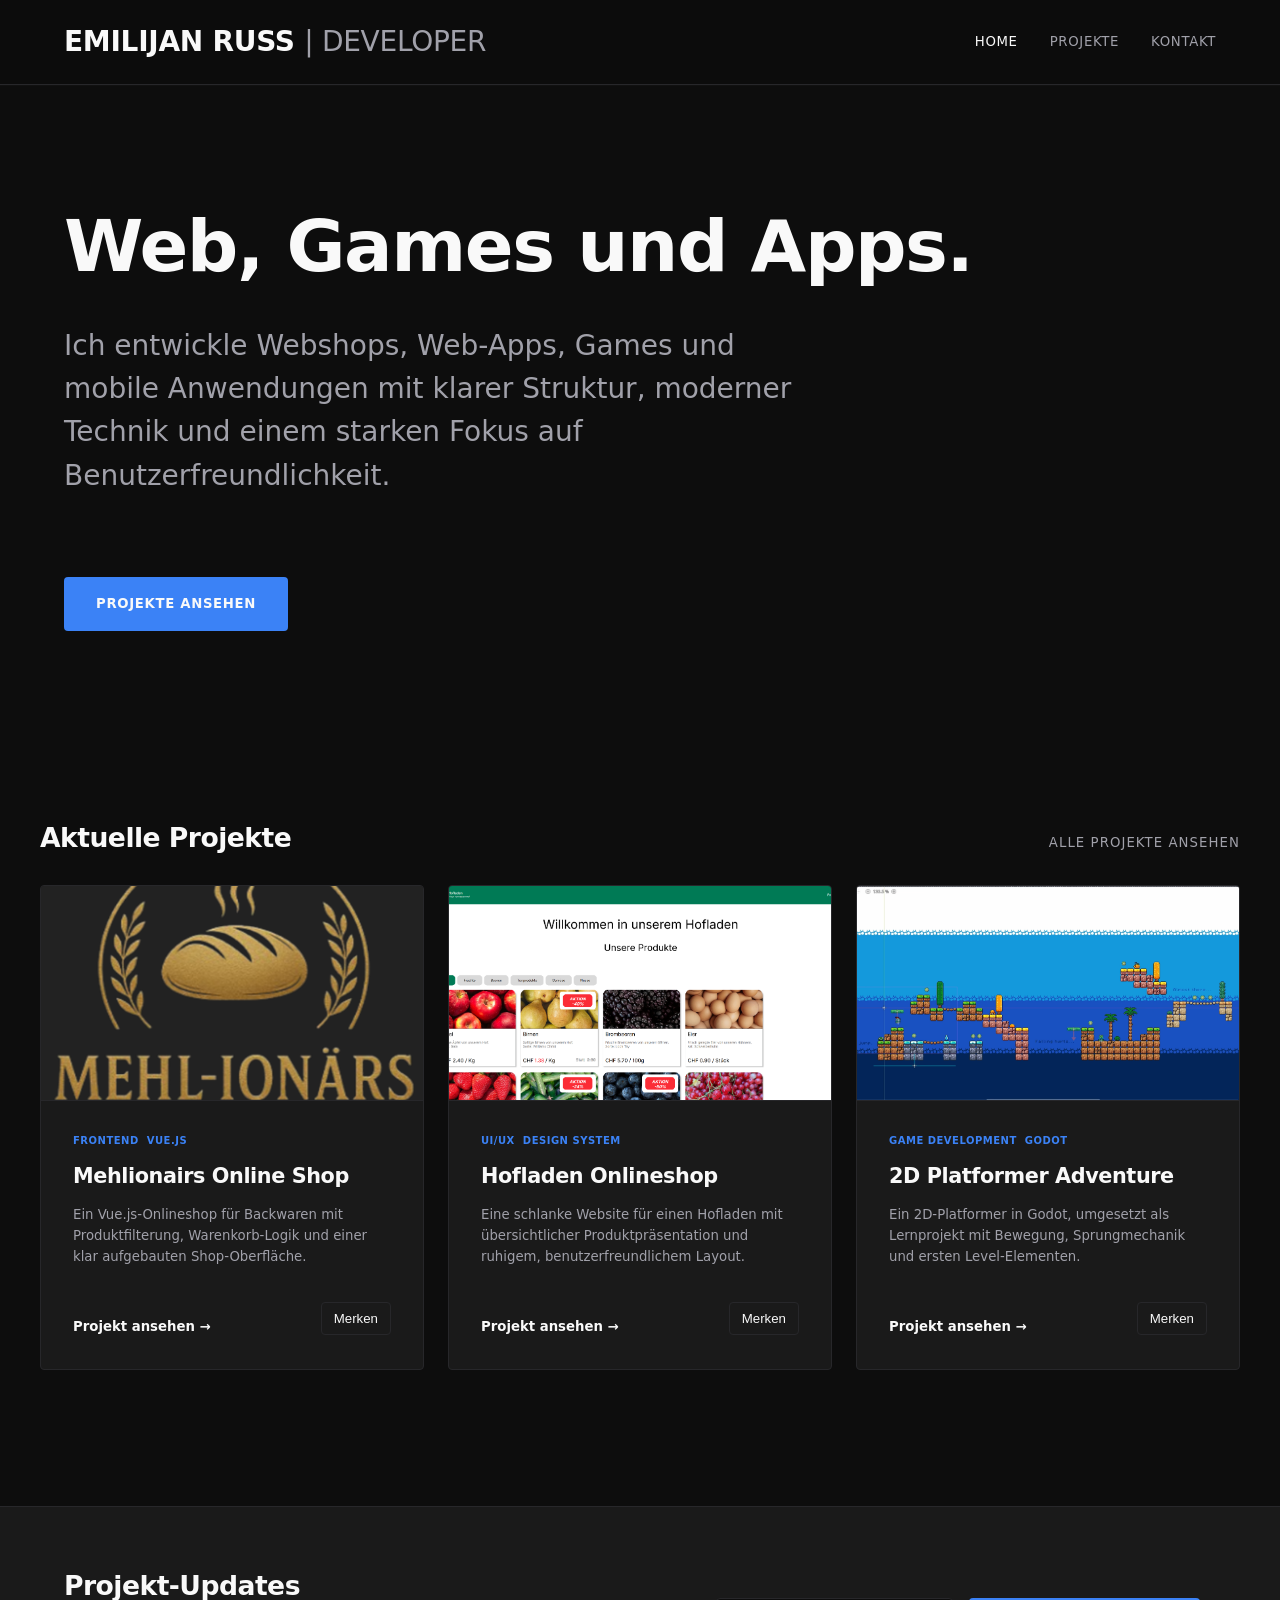
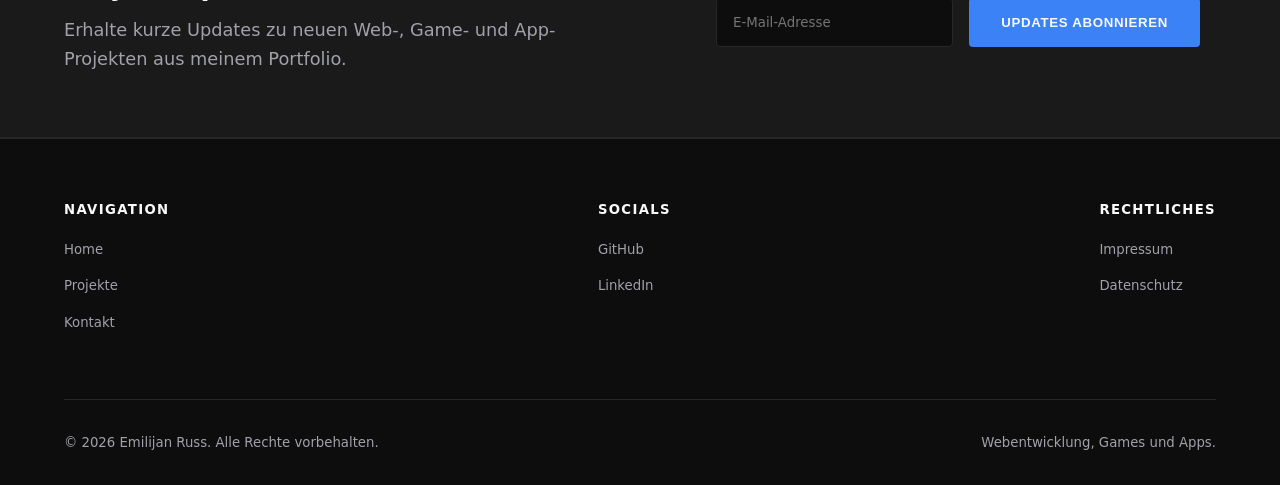
<file: index.html>
<!doctype html>
<html lang="de">
  <head>
    <meta charset="UTF-8" />
    <meta name="viewport" content="width=device-width, initial-scale=1.0" />
    <title>Emilijan Russ | Portfolio</title>
    <link rel="stylesheet" href="css/style.css" />
  </head>
  <body>
    <header class="site-header">
      <div class="container header-inner">
        <div class="logo">Emilijan Russ <span>| Developer</span></div>
        <nav aria-label="Hauptnavigation">
          <ul class="nav-list">
            <li>
              <a href="index.html" class="nav-link active" aria-current="page"
                >Home</a
              >
            </li>
            <li><a href="html/projekte.html" class="nav-link">Projekte</a></li>
            <li><a href="html/kontakt.html" class="nav-link">Kontakt</a></li>
          </ul>
        </nav>
      </div>
    </header>

    <main>
      <section class="container hero" aria-label="Vorstellung">
        <h1 class="hero-pitch">Web, Games und Apps.</h1>
        <p class="hero-lead">
          Ich entwickle Webshops, Web-Apps, Games und mobile Anwendungen mit
          klarer Struktur, moderner Technik und einem starken Fokus auf
          Benutzerfreundlichkeit.
        </p>
        <a href="html/projekte.html" class="btn btn-primary">Projekte ansehen</a>
      </section>

      <section
        class="container section-spacing"
        aria-labelledby="heading-latest"
      >
        <div class="section-heading-row">
          <h2 id="heading-latest">Aktuelle Projekte</h2>
          <a href="html/projekte.html" class="text-link">Alle Projekte ansehen</a>
        </div>
        <div class="project-grid" data-display="limited">
          <article class="project-card">
            <div class="card-image"></div>
            <div class="card-body">
              <div class="card-tags">
                <span class="tag">Vue.js</span>
                <span class="tag">Shop</span>
              </div>
              <h3>Mehlionairs Online Shop</h3>
              <p class="card-text">
                Backwaren-Shop mit Produktfilterung, Warenkorb-Logik und
                klarer Vue.js-Komponentenstruktur.
              </p>
              <a href="html/projektdetail.html" class="card-link"
                >Projekt ansehen &rarr;</a
              >
            </div>
          </article>

          <article class="project-card">
            <div class="card-image"></div>
            <div class="card-body">
              <div class="card-tags">
                <span class="tag">Godot</span>
              </div>
              <h3>2D Platformer Adventure</h3>
              <p class="card-text">
                Lernprojekt mit Player-Steuerung, Sprungmechanik und ersten
                Level-Elementen in Godot.
              </p>
              <a href="html/projektdetail.html" class="card-link"
                >Projekt ansehen &rarr;</a
              >
            </div>
          </article>

          <article class="project-card">
            <div class="card-image"></div>
            <div class="card-body">
              <div class="card-tags">
                <span class="tag">SwiftUI</span>
              </div>
              <h3>Notes App</h3>
              <p class="card-text">
                macOS-App zum Erstellen und Speichern von Notizen mit SwiftUI
                und Swift Data.
              </p>
              <a href="html/projektdetail.html" class="card-link"
                >Projekt ansehen &rarr;</a
              >
            </div>
          </article>
        </div>
      </section>

      <section
        class="newsletter section-spacing"
        aria-labelledby="heading-news"
      >
        <div class="container newsletter-inner">
          <div class="newsletter-text">
            <h2 id="heading-news">Projekt-Updates</h2>
            <p>
              Erhalte kurze Updates zu neuen Web-, Game- und App-Projekten aus
              meinem Portfolio.
            </p>
          </div>
          <form class="newsletter-form" action="#" method="POST" novalidate>
            <input
              type="email"
              class="input-field"
              placeholder="E-Mail-Adresse"
              required
              aria-label="E-Mail-Adresse für Projekt-Updates"
            />
            <button type="submit" class="btn btn-primary">Updates abonnieren</button>
            <p class="form-status" aria-live="polite"></p>
          </form>
        </div>
      </section>
    </main>

    <footer class="site-footer">
      <div class="container">
        <div class="footer-inner">
          <div class="footer-col">
            <h4>Navigation</h4>
            <ul class="footer-links">
              <li><a href="index.html">Home</a></li>
              <li><a href="html/projekte.html">Projekte</a></li>
              <li><a href="html/kontakt.html">Kontakt</a></li>
            </ul>
          </div>
          <div class="footer-col">
            <h4>Socials</h4>
            <ul class="footer-links">
              <li>
                <a
                  href="https://github.com/Emi15454"
                  target="_blank"
                  rel="noopener"
                  >GitHub</a
                >
              </li>
              <li>
                <a
                  href="https://linkedin.com/in/emilijanruss"
                  target="_blank"
                  rel="noopener"
                  >LinkedIn</a
                >
              </li>
            </ul>
          </div>
          <div class="footer-col">
            <h4>Rechtliches</h4>
            <ul class="footer-links">
              <li><a href="#">Impressum</a></li>
              <li><a href="#">Datenschutz</a></li>
            </ul>
          </div>
        </div>
        <div class="footer-bottom">
          <p class="footer-copyright">
            &copy; 2026 Emilijan. Alle Rechte vorbehalten.
          </p>
          <p>Webentwicklung, Games und Apps.</p>
        </div>
      </div>
    </footer>
  </body>
  <script src="js/main.js"></script>
</html>
</file>
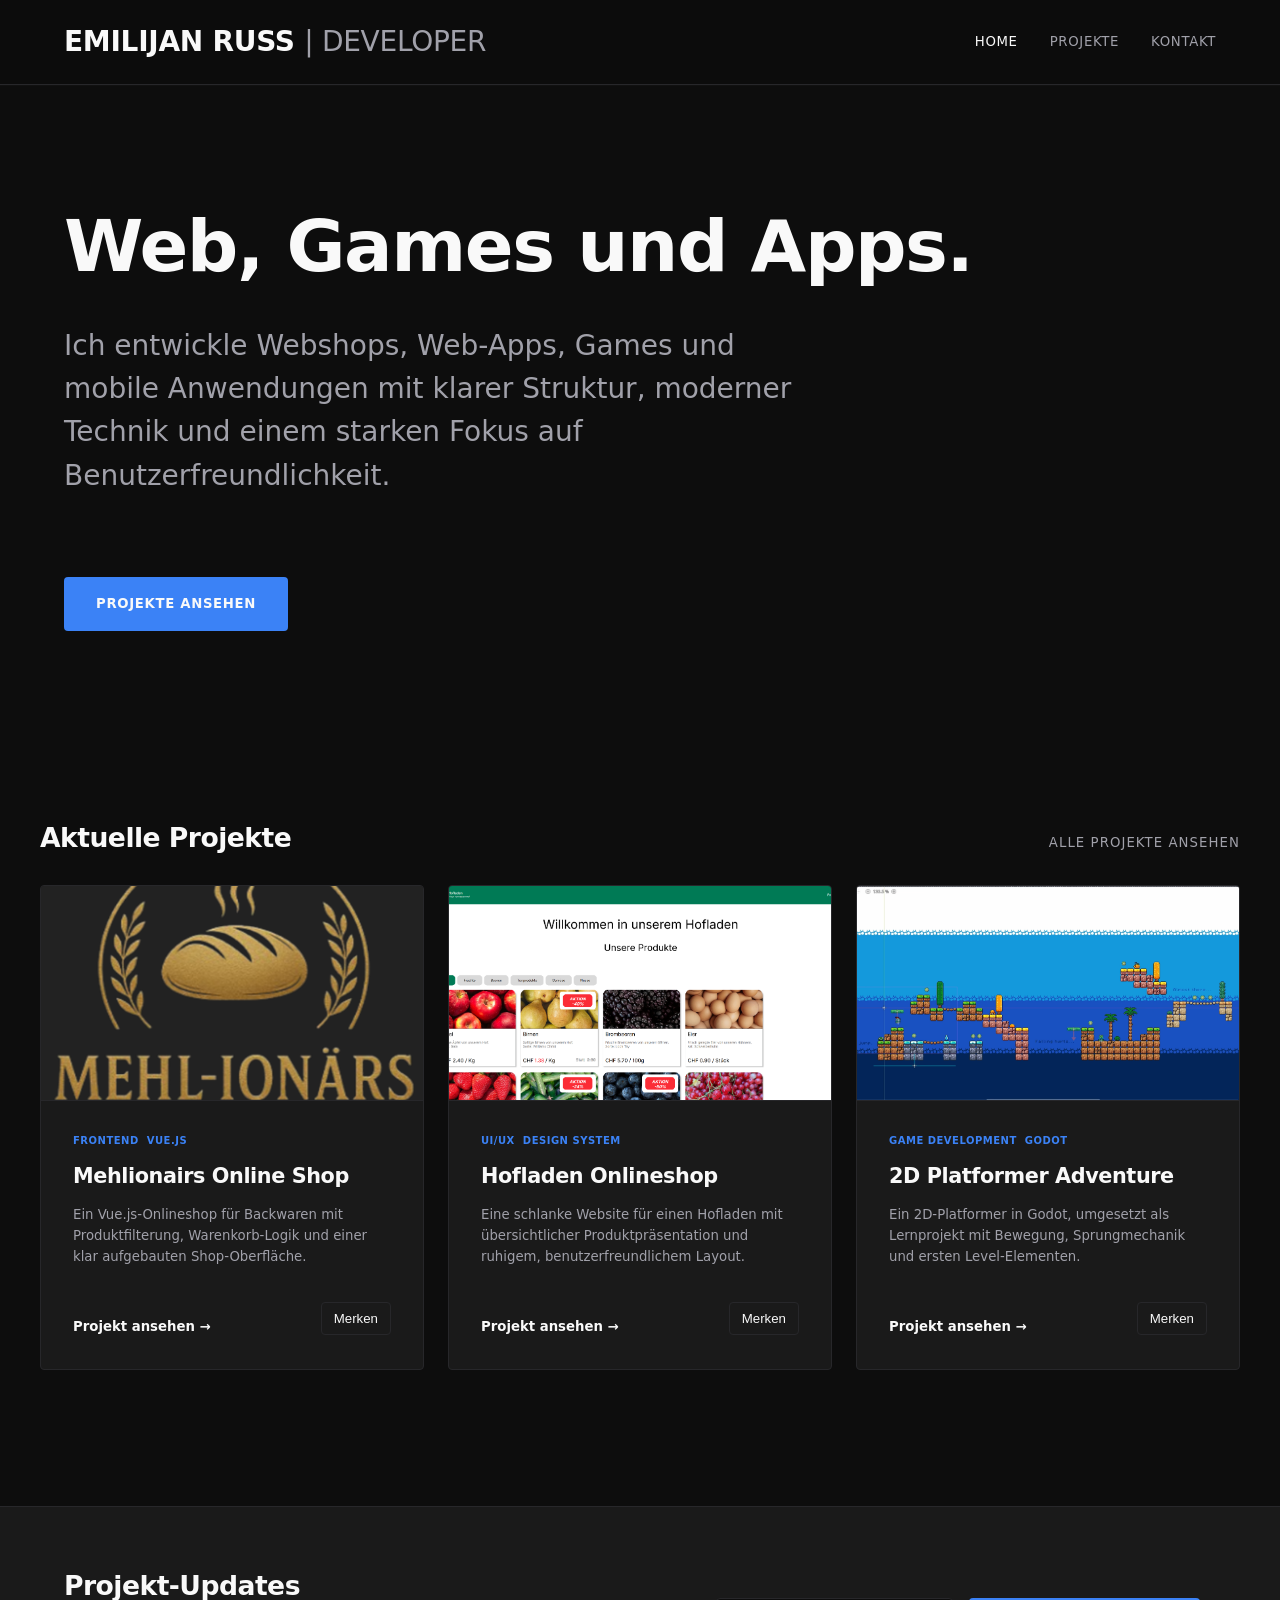
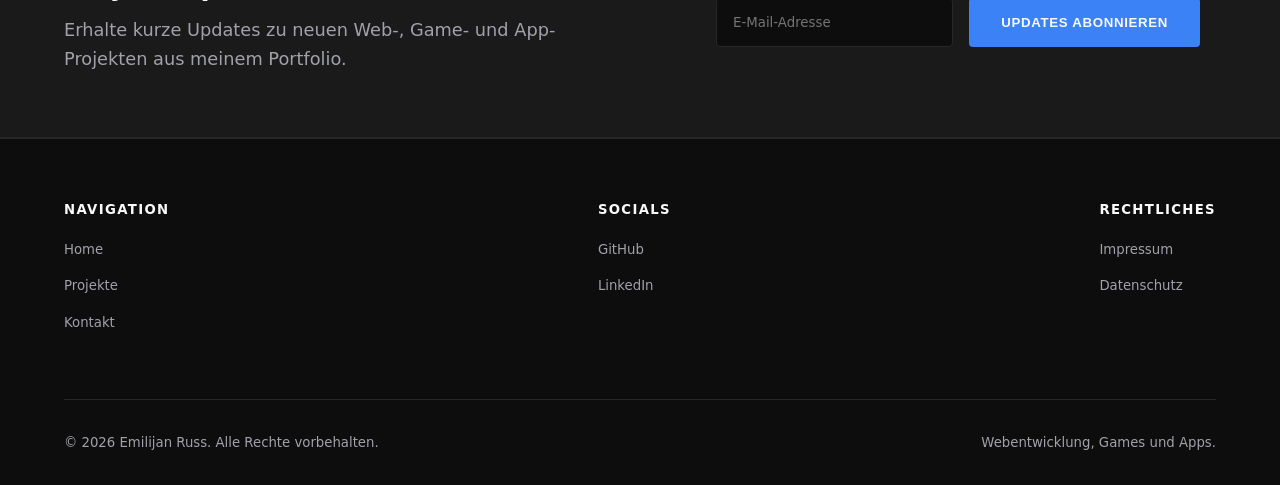
<file: html/index.html>
<!doctype html>
<html lang="de">
  <head>
    <meta charset="UTF-8" />
    <meta name="viewport" content="width=device-width, initial-scale=1.0" />
    <title>Emilijan Russ | Portfolio</title>
    <link rel="stylesheet" href="../css/style.css" />
  </head>
  <body>
    <header class="site-header">
      <div class="container header-inner">
        <div class="logo">Emilijan Russ <span>| Developer</span></div>
        <nav aria-label="Hauptnavigation">
          <ul class="nav-list">
            <li>
              <a href="index.html" class="nav-link active" aria-current="page"
                >Home</a
              >
            </li>
            <li><a href="projekte.html" class="nav-link">Projekte</a></li>
            <li><a href="kontakt.html" class="nav-link">Kontakt</a></li>
          </ul>
        </nav>
      </div>
    </header>

    <main>
      <section class="container hero" aria-label="Vorstellung">
        <h1 class="hero-pitch">Web, Games und Apps.</h1>
        <p class="hero-lead">
          Ich entwickle Webshops, Web-Apps, Games und mobile Anwendungen mit
          klarer Struktur, moderner Technik und einem starken Fokus auf
          Benutzerfreundlichkeit.
        </p>
        <a href="projekte.html" class="btn btn-primary">Projekte ansehen</a>
      </section>

      <section
        class="container section-spacing"
        aria-labelledby="heading-latest"
      >
        <div class="section-heading-row">
          <h2 id="heading-latest">Aktuelle Projekte</h2>
          <a href="projekte.html" class="text-link">Alle Projekte ansehen</a>
        </div>
        <div class="project-grid" data-display="limited">
          <article class="project-card">
            <div class="card-image"></div>
            <div class="card-body">
              <div class="card-tags">
                <span class="tag">Vue.js</span>
                <span class="tag">Shop</span>
              </div>
              <h3>Mehlionairs Online Shop</h3>
              <p class="card-text">
                Backwaren-Shop mit Produktfilterung, Warenkorb-Logik und
                klarer Vue.js-Komponentenstruktur.
              </p>
              <a href="projektdetail.html" class="card-link"
                >Projekt ansehen &rarr;</a
              >
            </div>
          </article>

          <article class="project-card">
            <div class="card-image"></div>
            <div class="card-body">
              <div class="card-tags">
                <span class="tag">Godot</span>
              </div>
              <h3>2D Platformer Adventure</h3>
              <p class="card-text">
                Lernprojekt mit Player-Steuerung, Sprungmechanik und ersten
                Level-Elementen in Godot.
              </p>
              <a href="projektdetail.html" class="card-link"
                >Projekt ansehen &rarr;</a
              >
            </div>
          </article>

          <article class="project-card">
            <div class="card-image"></div>
            <div class="card-body">
              <div class="card-tags">
                <span class="tag">SwiftUI</span>
              </div>
              <h3>Notes App</h3>
              <p class="card-text">
                macOS-App zum Erstellen und Speichern von Notizen mit SwiftUI
                und Swift Data.
              </p>
              <a href="projektdetail.html" class="card-link"
                >Projekt ansehen &rarr;</a
              >
            </div>
          </article>
        </div>
      </section>

      <section
        class="newsletter section-spacing"
        aria-labelledby="heading-news"
      >
        <div class="container newsletter-inner">
          <div class="newsletter-text">
            <h2 id="heading-news">Projekt-Updates</h2>
            <p>
              Erhalte kurze Updates zu neuen Web-, Game- und App-Projekten aus
              meinem Portfolio.
            </p>
          </div>
          <form class="newsletter-form" action="#" method="POST" novalidate>
            <input
              type="email"
              class="input-field"
              placeholder="E-Mail-Adresse"
              required
              aria-label="E-Mail-Adresse für Projekt-Updates"
            />
            <button type="submit" class="btn btn-primary">Updates abonnieren</button>
            <p class="form-status" aria-live="polite"></p>
          </form>
        </div>
      </section>
    </main>

    <footer class="site-footer">
      <div class="container">
        <div class="footer-inner">
          <div class="footer-col">
            <h4>Navigation</h4>
            <ul class="footer-links">
              <li><a href="index.html">Home</a></li>
              <li><a href="projekte.html">Projekte</a></li>
              <li><a href="kontakt.html">Kontakt</a></li>
            </ul>
          </div>
          <div class="footer-col">
            <h4>Socials</h4>
            <ul class="footer-links">
              <li>
                <a
                  href="https://github.com/Emi15454"
                  target="_blank"
                  rel="noopener"
                  >GitHub</a
                >
              </li>
              <li>
                <a
                  href="https://linkedin.com/in/emilijanruss"
                  target="_blank"
                  rel="noopener"
                  >LinkedIn</a
                >
              </li>
            </ul>
          </div>
          <div class="footer-col">
            <h4>Rechtliches</h4>
            <ul class="footer-links">
              <li><a href="#">Impressum</a></li>
              <li><a href="#">Datenschutz</a></li>
            </ul>
          </div>
        </div>
        <div class="footer-bottom">
          <p class="footer-copyright">
            &copy; 2026 Emilijan. Alle Rechte vorbehalten.
          </p>
          <p>Webentwicklung, Games und Apps.</p>
        </div>
      </div>
    </footer>
  </body>
  <script src="../js/main.js"></script>
</html>
</file>
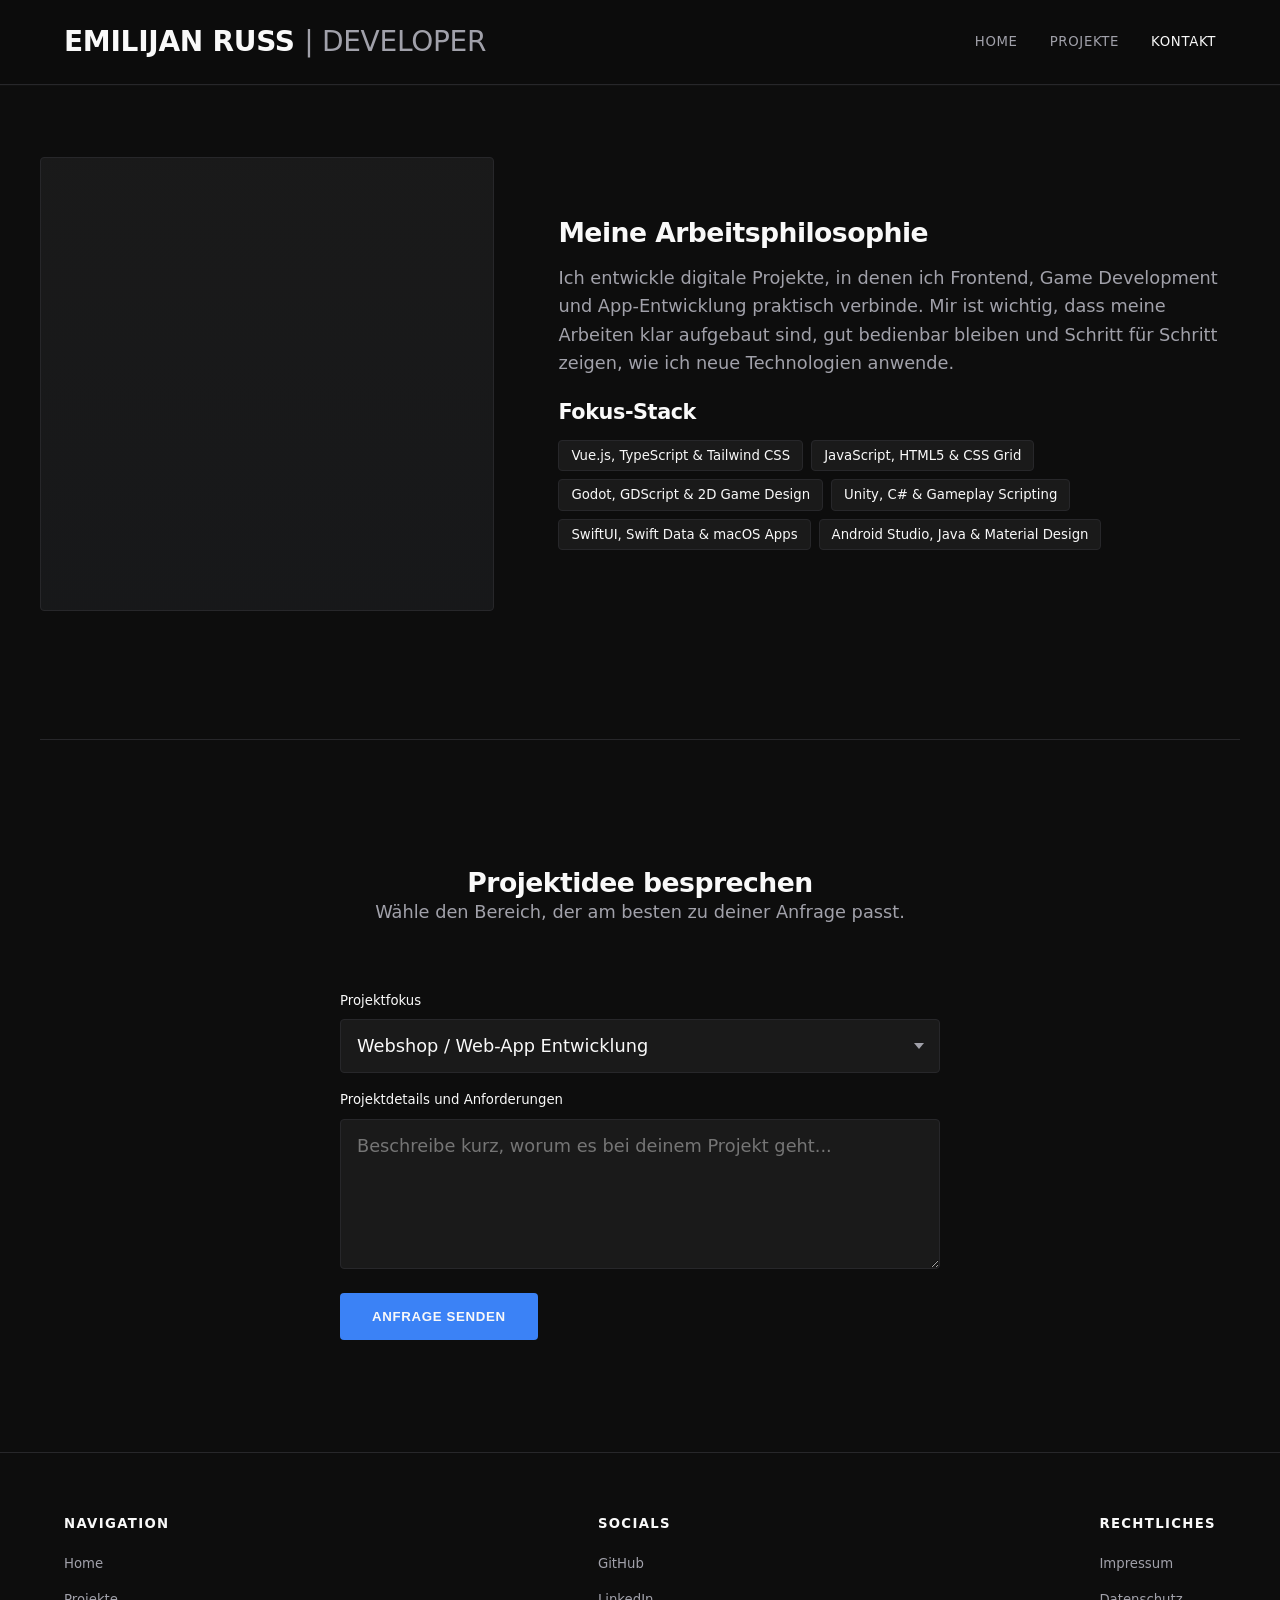
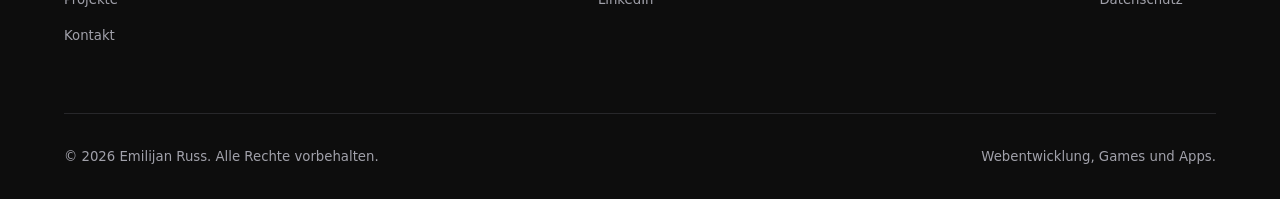
<file: html/kontakt.html>
<!doctype html>
<html lang="de">
  <head>
    <meta charset="UTF-8" />
    <meta name="viewport" content="width=device-width, initial-scale=1.0" />
    <title>Emilijan Russ | Kontakt</title>
    <link rel="stylesheet" href="../css/style.css" />
  </head>

  <body>
    <header class="site-header">
      <div class="container header-inner">
        <div class="logo">Emilijan Russ <span>| Developer</span></div>
        <nav aria-label="Hauptnavigation">
          <ul class="nav-list">
            <li><a href="../index.html" class="nav-link">Home</a></li>
            <li><a href="projekte.html" class="nav-link">Projekte</a></li>
            <li>
              <a href="kontakt.html" class="nav-link active" aria-current="page"
                >Kontakt</a
              >
            </li>
          </ul>
        </nav>
      </div>
    </header>

    <main class="container section-spacing">
      <section class="split-profile-grid" aria-label="Über mich und Vision">
        <div
          class="profile-image-placeholder"
          role="img"
          aria-label="Cleaner Arbeitsplatz mit Laptop, Pflanze und Notizbuch"
        ></div>
        <div>
          <h1 style="margin-bottom: var(--space-sm)">
            Meine Arbeitsphilosophie
          </h1>
          <p style="margin-bottom: var(--space-md)">
            Ich entwickle Webshops, Web-Apps, kleine Games und Apps als
            praxisnahe Projekte. Dabei lerne ich neue Technologien direkt am
            Ergebnis: mit klaren Interfaces, sauberer Logik und
            nachvollziehbarer Struktur.
          </p>
          <h3>Fokus-Stack</h3>
          <ul class="tech-tag-list">
            <li class="tech-tag">Vue.js, TypeScript & Tailwind CSS</li>
            <li class="tech-tag">JavaScript, HTML5 & CSS Grid</li>
            <li class="tech-tag">Godot, GDScript & 2D Game Design</li>
            <li class="tech-tag">Unity, C# & Gameplay Scripting</li>
            <li class="tech-tag">SwiftUI, Swift Data & macOS Apps</li>
            <li class="tech-tag">Android Studio, Java & Material Design</li>
          </ul>
        </div>
      </section>

      <section
        aria-labelledby="form-title"
        style="
          border-top: 1px solid var(--border-color);
          padding-top: var(--space-xxl);
        "
      >
        <div style="text-align: center; margin-bottom: var(--space-xl)">
          <h2 id="form-title">Projektidee besprechen</h2>
          <p>Wähle den Bereich, der am besten zu deiner Anfrage passt.</p>
        </div>

        <form class="form-stack" action="#" method="POST">
          <div>
            <label
              for="routing-subject"
              style="
                display: block;
                font-size: var(--fs-small);
                margin-bottom: var(--space-xs);
              "
              >Projektfokus</label
            >
            <div class="select-wrapper">
              <select id="routing-subject" class="custom-select" name="subject">
                <option value="web-development">
                  Webshop / Web-App Entwicklung
                </option>
                <option value="game-development">
                  Game Development mit Godot oder Unity
                </option>
                <option value="desktop-development">
                  macOS App mit SwiftUI
                </option>
                <option value="mobile-development">
                  Android App mit Java und Material Design
                </option>
              </select>
            </div>
          </div>

          <div>
            <label
              for="project-details"
              style="
                display: block;
                font-size: var(--fs-small);
                margin-bottom: var(--space-xs);
              "
              >Projektdetails und Anforderungen</label
            >
            <textarea
              id="project-details"
              class="form-textarea"
              placeholder="Beschreibe kurz, worum es bei deinem Projekt geht..."
              name="message"
              required
            ></textarea>
          </div>

          <button
            type="submit"
            class="btn btn-primary"
            style="align-self: flex-start"
          >
            Anfrage senden
          </button>
          <p class="form-status" aria-live="polite"></p>
        </form>
      </section>
    </main>

    <footer class="site-footer">
      <div class="container">
        <div class="footer-inner">
          <div class="footer-col">
            <h4>Navigation</h4>
            <ul class="footer-links">
              <li><a href="../index.html">Home</a></li>
              <li><a href="projekte.html">Projekte</a></li>
              <li><a href="kontakt.html">Kontakt</a></li>
            </ul>
          </div>
          <div class="footer-col">
            <h4>Socials</h4>
            <ul class="footer-links">
              <li>
                <a
                  href="https://github.com/Emi15454"
                  target="_blank"
                  rel="noopener"
                  >GitHub</a
                >
              </li>
              <li>
                <a
                  href="https://linkedin.com/in/emilijanruss"
                  target="_blank"
                  rel="noopener"
                  >LinkedIn</a
                >
              </li>
            </ul>
          </div>
          <div class="footer-col">
            <h4>Rechtliches</h4>
            <ul class="footer-links">
              <li><a href="#">Impressum</a></li>
              <li><a href="#">Datenschutz</a></li>
            </ul>
          </div>
        </div>
        <div class="footer-bottom">
          <p class="footer-copyright">
            &copy; 2026 Emilijan Russ. Alle Rechte vorbehalten.
          </p>
          <p>Webentwicklung, Games und Apps.</p>
        </div>
      </div>
    </footer>
  </body>
  <script src="../js/main.js"></script>
</html>
</file>
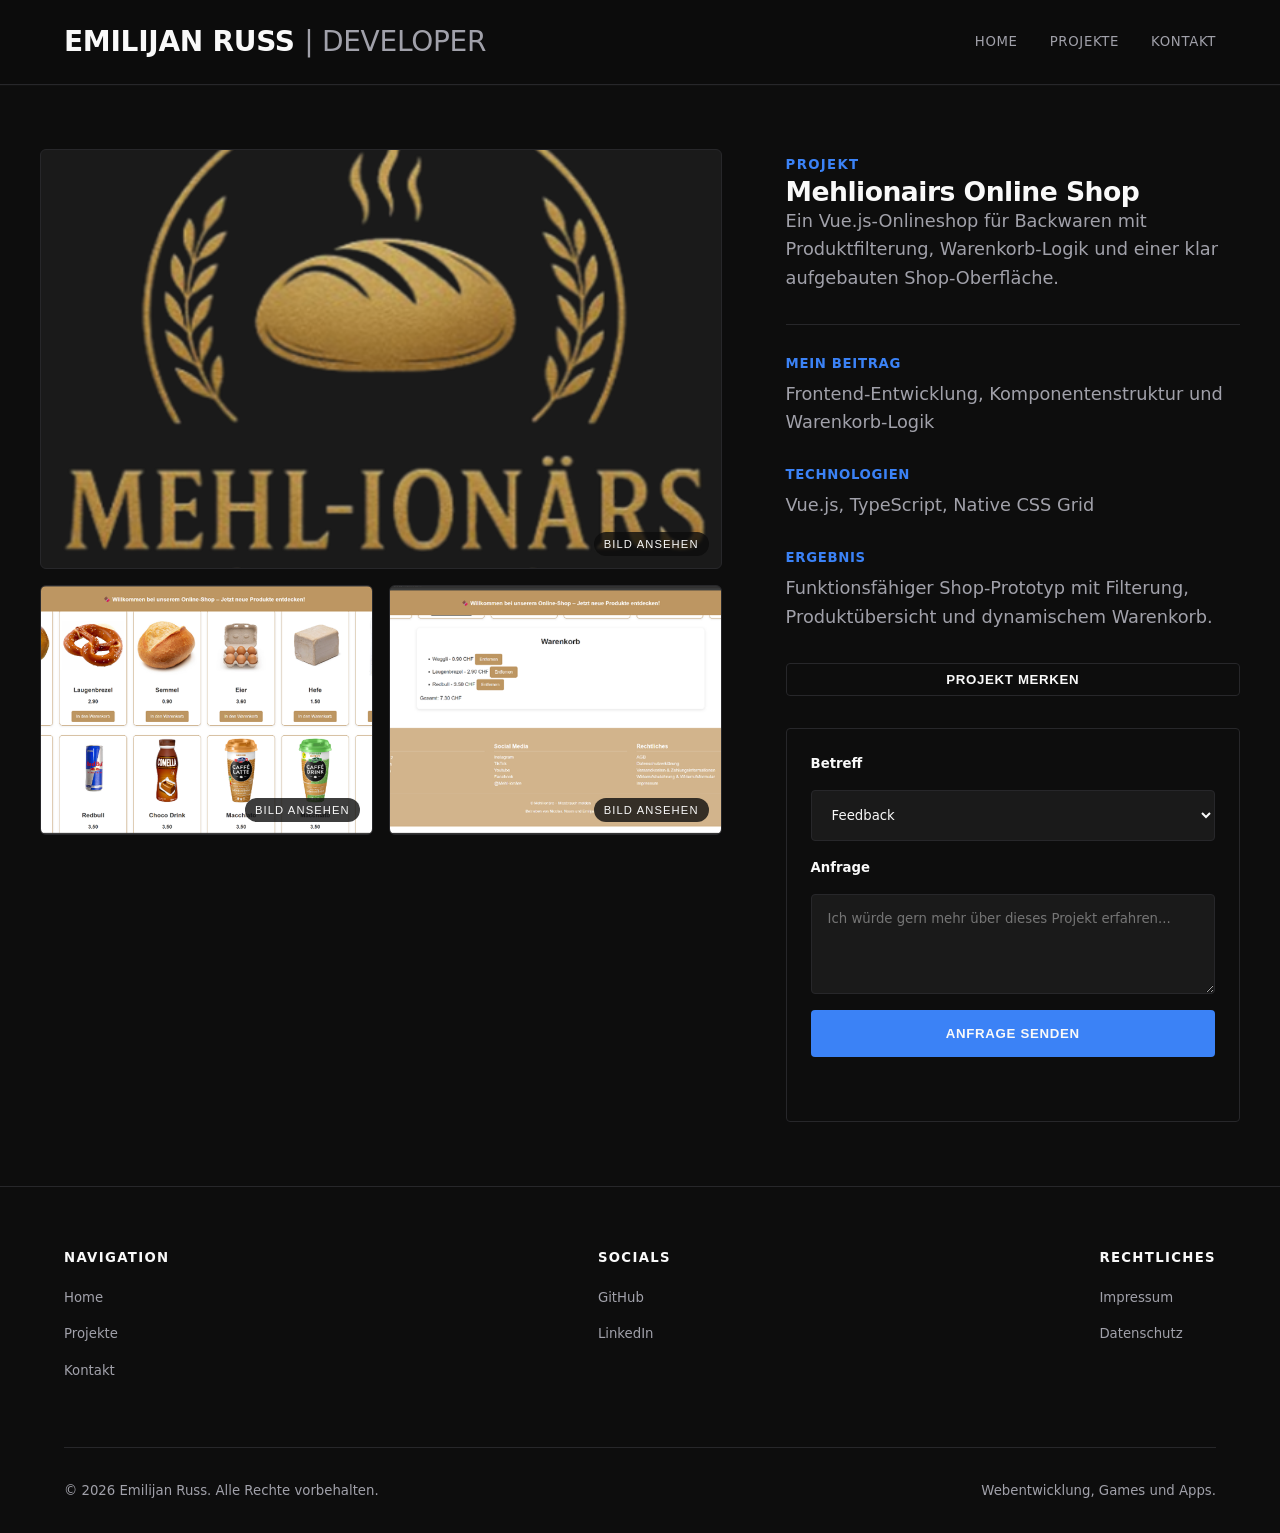
<file: html/projektdetail.html>
<!doctype html>
<html lang="de">
  <head>
    <meta charset="UTF-8" />
    <meta name="viewport" content="width=device-width, initial-scale=1.0" />
    <title>Emilijan Russ | Projektdetail</title>
    <link rel="stylesheet" href="../css/style.css" />
  </head>

  <body>
    <header class="site-header">
      <div class="container header-inner">
        <div class="logo">Emilijan Russ <span>| Developer</span></div>
        <nav aria-label="Hauptnavigation">
          <ul class="nav-list">
            <li><a href="../index.html" class="nav-link">Home</a></li>
            <li>
              <a href="projekte.html" class="nav-link active">Projekte</a>
            </li>
            <li><a href="kontakt.html" class="nav-link">Kontakt</a></li>
          </ul>
        </nav>
      </div>
    </header>
    <main>
      <div class="container detail-page-intro">
        <div class="detail-grid">
          <section
            class="project-gallery"
            aria-label="Projekt visuelle Belege"
          ></section>

          <aside class="sidebar-sticky">
            <div>
              <span
                style="
                  font-size: var(--fs-small);
                  color: var(--accent);
                  font-weight: 600;
                  text-transform: uppercase;
                  letter-spacing: 0.1em;
                "
                >Projekt</span
              >
              <h1></h1>
              <p></p>
            </div>

            <hr style="border: 0; border-top: 1px solid var(--border-color)" />

            <div class="meta-block">
              <h3>Mein Beitrag</h3>
              <p></p>
            </div>

            <div class="meta-block">
              <h3>Technologien</h3>
              <p></p>
            </div>

            <div class="meta-block">
              <h3>Ergebnis</h3>
              <p></p>
            </div>

            <button
              type="button"
              class="btn btn-primary project-favorite-toggle"
              style="text-align: center"
            >
              Projekt merken
            </button>

            <form id="project-inquiry-form" class="detail-inquiry-form">
              <label for="inquiry-subject">Betreff</label>
              <select id="inquiry-subject" name="subject">
                <option value="Feedback">Feedback</option>
                <option value="Technische Frage">Technische Frage</option>
                <option value="Projektidee">Projektidee</option>
              </select>
              <label for="inquiry-message">Anfrage</label>
              <textarea
                id="inquiry-message"
                name="message"
                rows="4"
                placeholder="Ich würde gern mehr über dieses Projekt erfahren..."
              ></textarea>
              <button type="submit" class="btn btn-primary">
                Anfrage senden
              </button>
              <p class="form-status" aria-live="polite"></p>
            </form>
          </aside>
        </div>
      </div>
    </main>
    <footer class="site-footer">
      <div class="container">
        <div class="footer-inner">
          <div class="footer-col">
            <h4>Navigation</h4>
            <ul class="footer-links">
              <li><a href="../index.html">Home</a></li>
              <li><a href="projekte.html">Projekte</a></li>
              <li><a href="kontakt.html">Kontakt</a></li>
            </ul>
          </div>
          <div class="footer-col">
            <h4>Socials</h4>
            <ul class="footer-links">
              <li>
                <a
                  href="https://github.com/Emi15454"
                  target="_blank"
                  rel="noopener"
                  >GitHub</a
                >
              </li>
              <li>
                <a
                  href="https://linkedin.com/in/emilijanruss"
                  target="_blank"
                  rel="noopener"
                  >LinkedIn</a
                >
              </li>
            </ul>
          </div>
          <div class="footer-col">
            <h4>Rechtliches</h4>
            <ul class="footer-links">
              <li><a href="#">Impressum</a></li>
              <li><a href="#">Datenschutz</a></li>
            </ul>
          </div>
        </div>
        <div class="footer-bottom">
          <p class="footer-copyright">
            &copy; 2026 Emilijan Russ. Alle Rechte vorbehalten.
          </p>
          <p>Webentwicklung, Games und Apps.</p>
        </div>
      </div>
    </footer>
  </body>
  <script src="../js/main.js"></script>
</html>
</file>
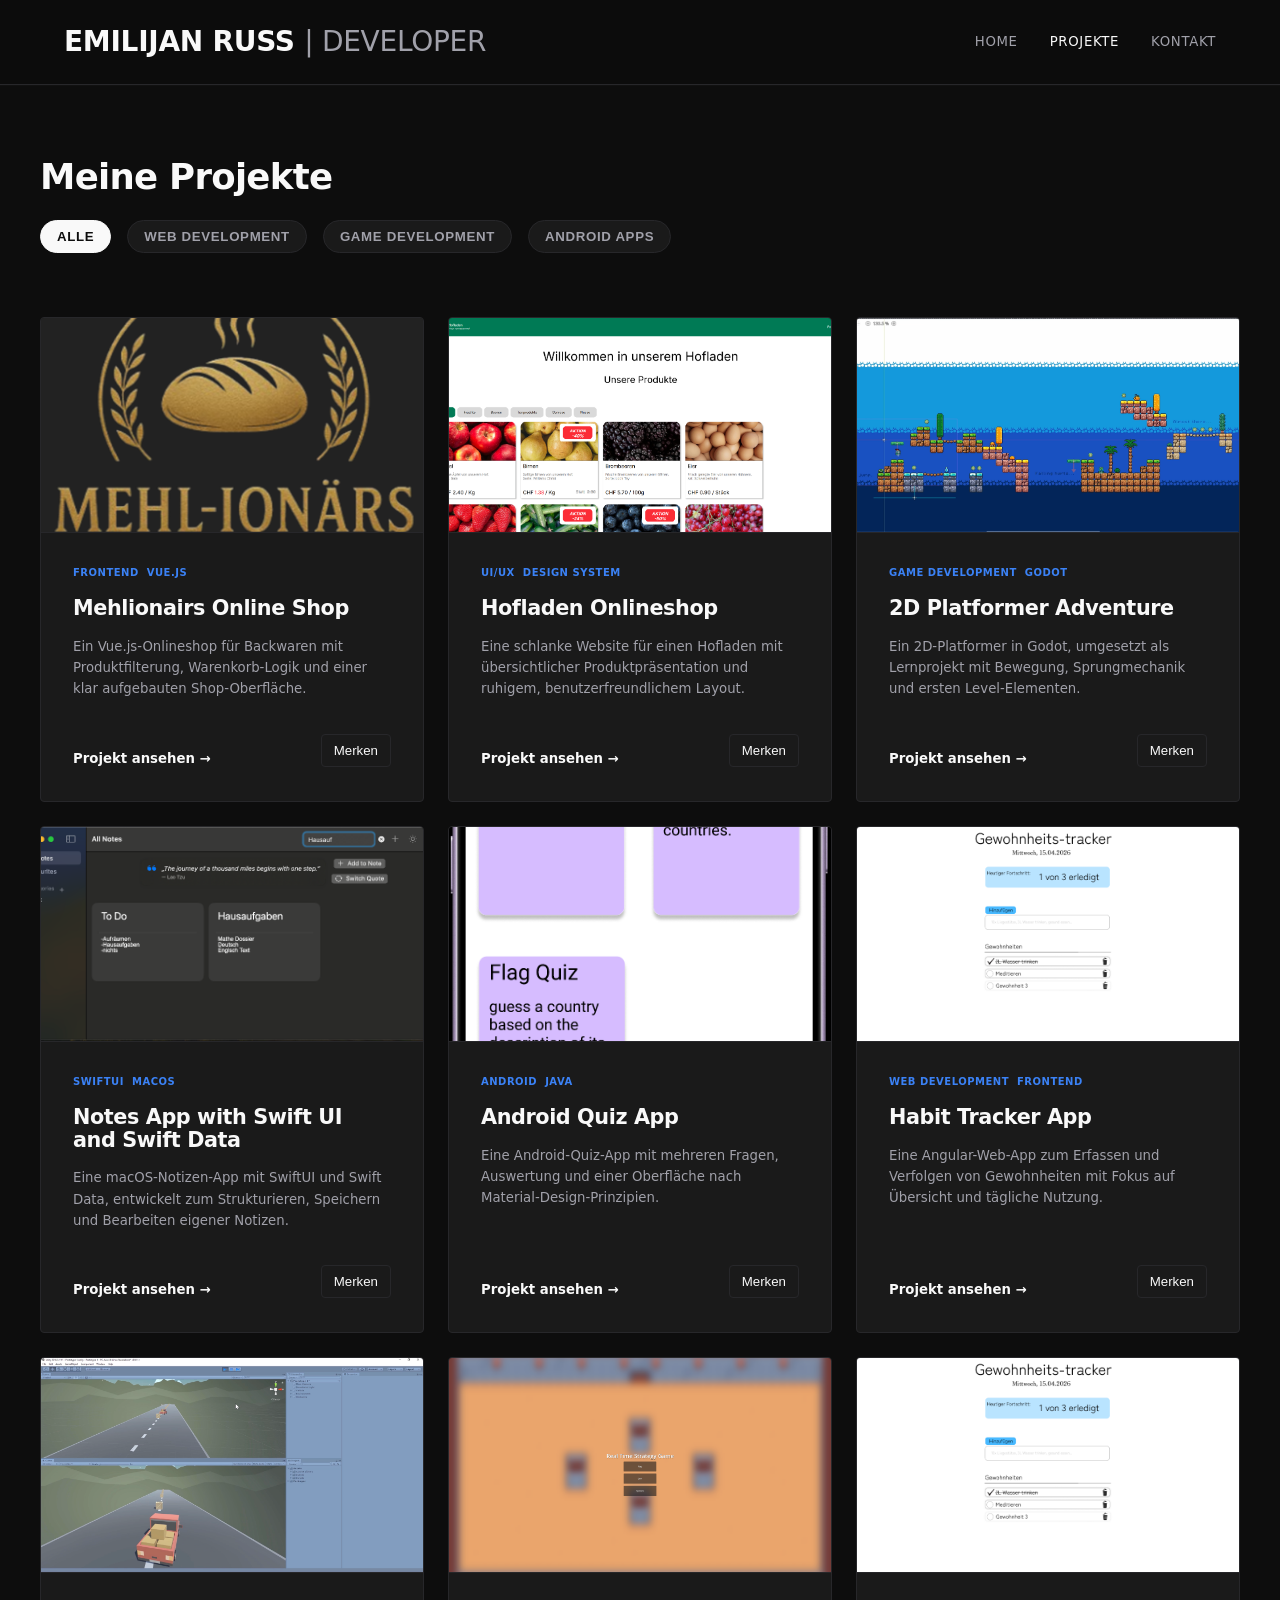
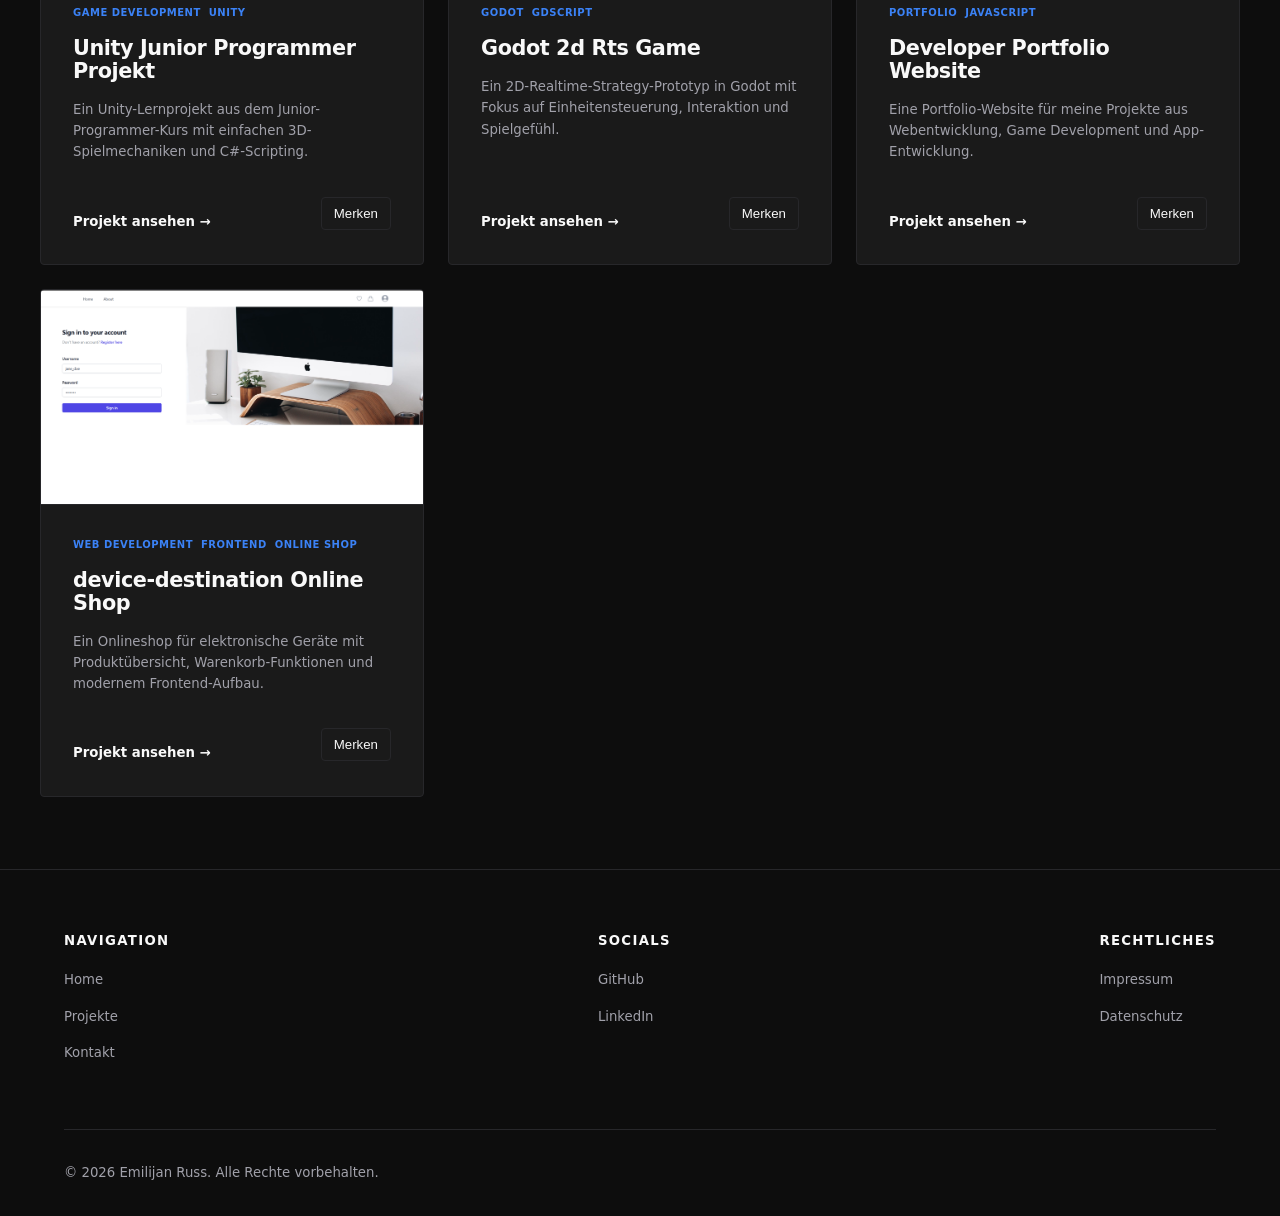
<file: html/projekte.html>
<!doctype html>
<html lang="de">
  <head>
    <meta charset="UTF-8" />
    <meta name="viewport" content="width=device-width, initial-scale=1.0" />
    <title>Emilijan Russ | Projekte</title>
    <link rel="stylesheet" href="../css/style.css" />
  </head>

  <body>
    <header class="site-header">
      <div class="container header-inner">
        <div class="logo">Emilijan Russ <span>| Developer</span></div>
        <nav aria-label="Hauptnavigation">
          <ul class="nav-list">
            <li><a href="../index.html" class="nav-link">Home</a></li>
            <li>
              <a
                href="projekte.html"
                class="nav-link active"
                aria-current="page"
                >Projekte</a
              >
            </li>
            <li><a href="kontakt.html" class="nav-link">Kontakt</a></li>
          </ul>
        </nav>
      </div>
    </header>

    <main class="container section-spacing">
      <h1 style="margin-bottom: var(--space-md)" class="title-projects">
        Meine Projekte
      </h1>
      <ul class="filter-bar" role="tablist" aria-label="Projekte filtern">
        <li>
          <button
            class="filter-pill active"
            data-filter="all"
            role="tab"
            aria-selected="true"
          >
            Alle
          </button>
        </li>
        <li>
          <button
            class="filter-pill"
            data-filter="web-development"
            role="tab"
            aria-selected="false"
          >
            Web Development
          </button>
        </li>
        <li>
          <button
            class="filter-pill"
            data-filter="game-development"
            role="tab"
            aria-selected="false"
          >
            Game Development
          </button>
        </li>
        <li>
          <button
            class="filter-pill"
            data-filter="mobile-development"
            role="tab"
            aria-selected="false"
          >
            Android Apps
          </button>
        </li>
      </ul>
      <div class="project-grid" data-display="all"></div>
    </main>

    <footer class="site-footer">
      <div class="container">
        <div class="footer-inner">
          <div class="footer-col">
            <h4>Navigation</h4>
            <ul class="footer-links">
              <li><a href="../index.html">Home</a></li>
              <li><a href="projekte.html">Projekte</a></li>
              <li><a href="kontakt.html">Kontakt</a></li>
            </ul>
          </div>
          <div class="footer-col">
            <h4>Socials</h4>
            <ul class="footer-links">
              <li>
                <a
                  href="https://github.com/Emi15454"
                  target="_blank"
                  rel="noopener"
                  >GitHub</a
                >
              </li>
              <li>
                <a
                  href="https://linkedin.com/in/emilijanruss"
                  target="_blank"
                  rel="noopener"
                  >LinkedIn</a
                >
              </li>
            </ul>
          </div>
          <div class="footer-col">
            <h4>Rechtliches</h4>
            <ul class="footer-links">
              <li><a href="#">Impressum</a></li>
              <li><a href="#">Datenschutz</a></li>
            </ul>
          </div>
        </div>
        <div class="footer-bottom">
          <p>&copy; 2026 Emilijan Russ. Webentwicklung, Games und Apps.</p>
        </div>
      </div>
    </footer>
  </body>
  <script src="../js/main.js"></script>
</html>
</file>
<file: css/style.css>
/* ==========================================================================
   HIGH-CONTRAST MINIMALIST DESIGN SYSTEM & TOKENS
   ========================================================================== */

:root {
  /* Farb-Tokens */
  --bg-primary: #0d0d0d;
  /* Tiefes Schwarzgrau für globalen Hintergrund */
  --bg-secondary: #1a1a1a;
  /* Surface-Farbe für Karten, Formularfelder, Sektionen */
  --text-main: #f9f9f9;
  /* Nahezu Weiß für maximale Lesbarkeit */
  --text-muted: #a1a1aa;
  /* Mittleres Grau für sekundäre Texte */
  --accent: #3b82f6;
  /* Königsblau als primärer Interaktionsfokus */
  --accent-hover: #60a5fa;
  /* Hellere Nuance für Hover-Zustände */
  --border-color: #27272a;
  /* Subtile Trennlinien */

  /* 8px-Rastersystem */
  --space-xs: 8px;
  --space-sm: 16px;
  --space-md: 24px;
  --space-lg: 32px;
  --space-xl: 64px;
  --space-xxl: 128px;

  /* Fluid-Typografie (Skaliert dynamisch über den Viewport via clamp) */
  --fs-h1: clamp(2.5rem, 5vw + 1rem, 4.5rem);
  --fs-h2: clamp(1.85rem, 3.5vw + 1rem, 2.75rem);
  --fs-h3: clamp(1.25rem, 1.5vw + 1rem, 1.75rem);
  --fs-body: clamp(1rem, 0.2vw + 0.95rem, 1.125rem);
  --fs-small: clamp(0.8rem, 0.1vw + 0.75rem, 0.9rem);
}

/* ==========================================================================
   GLOBAL RESETS & CORE ELEMENT STYLES
   ========================================================================== */

*,
*::before,
*::after {
  box-sizing: border-box;
  margin: 0;
  padding: 0;
}

body {
  background-color: var(--bg-primary);
  color: var(--text-main);
  font-family:
    "Inter",
    system-ui,
    -apple-system,
    sans-serif;
  font-size: var(--fs-body);
  line-height: 1.6;
  display: flex;
  flex-direction: column;
  min-height: 100vh;
  overflow-x: hidden;
}

h1,
h2,
h3,
h4 {
  font-weight: 700;
  letter-spacing: -0.02em;
  line-height: 1.1;
  color: var(--text-main);
}

p {
  color: var(--text-muted);
}

a {
  color: inherit;
  text-decoration: none;
  transition: all 0.2s ease-in-out;
}

img {
  display: block;
  max-width: 100%;
}

@keyframes fadeInUp {
  from {
    opacity: 0;
    transform: translateY(16px);
  }
  to {
    opacity: 1;
    transform: translateY(0);
  }
}

@keyframes fadeInLeft {
  from {
    opacity: 0;
    transform: translateX(-12px);
  }
  to {
    opacity: 1;
    transform: translateX(0);
  }
}

.hero-pitch,
.hero-lead,
.hero .btn,
.project-card,
.newsletter-text,
.newsletter-form,
.split-profile-grid,
.profile-image-placeholder,
.form-stack > div,
.form-stack .btn,
.form-stack .form-status {
  animation: fadeInUp 0.7s ease both;
}

.project-card:nth-child(2) {
  animation-delay: 0.08s;
}

.project-card:nth-child(3) {
  animation-delay: 0.16s;
}

.newsletter-form {
  animation-delay: 0.12s;
}

.split-profile-grid {
  animation: fadeInUp 0.75s ease both;
}

.profile-image-placeholder {
  animation: fadeInLeft 0.8s ease both;
  animation-delay: 0.1s;
}

.form-stack > div:nth-child(2) {
  animation-delay: 0.08s;
}

.form-stack > div:nth-child(3) {
  animation-delay: 0.16s;
}

.form-stack .btn {
  animation-delay: 0.24s;
}

.form-stack .form-status {
  animation-delay: 0.3s;
}

.tech-tag {
  animation: fadeInUp 0.45s ease both;
}

.tech-tag:nth-child(2) {
  animation-delay: 0.06s;
}

.tech-tag:nth-child(3) {
  animation-delay: 0.12s;
}

.tech-tag:nth-child(4) {
  animation-delay: 0.18s;
}

.hero-pitch {
  animation-delay: 0.05s;
}

.hero-lead {
  animation-delay: 0.12s;
}

.hero .btn {
  animation-delay: 0.2s;
}

/* Layout-Hilfsklassen */
.container {
  width: 100%;
  max-width: 1200px;
  margin: 0 auto;
  padding: 0 var(--space-md);
}

.section-spacing {
  padding: calc(var(--space-xl) + 8px) 0;
}

.section-heading-row {
  display: flex;
  justify-content: space-between;
  align-items: baseline;
  gap: var(--space-sm);
  margin-bottom: var(--space-lg);
}

.section-heading-row h2 {
  margin: 0;
}

.text-link {
  color: var(--text-muted);
  font-size: var(--fs-small);
  text-transform: uppercase;
  letter-spacing: 0.08em;
}

.text-link:hover {
  color: var(--text-main);
}

/* ==========================================================================
   WIEVERWENDBARE COMPONENT-TOKENS (FIGMA DESIGN SYSTEM)
   ========================================================================== */

/* Header & Navigation */
.site-header {
  border-bottom: 1px solid var(--border-color);
  background-color: rgba(13, 13, 13, 0.8);
  backdrop-filter: blur(12px);
  position: sticky;
  top: 0;
  z-index: 100;
  box-shadow: 0 1px 0 rgba(255, 255, 255, 0.02);
}

.header-inner {
  display: flex;
  justify-content: space-between;
  align-items: center;
  min-height: 84px;
  padding-top: var(--space-sm);
  padding-bottom: var(--space-sm);
}

.logo {
  font-weight: 800;
  font-size: var(--fs-h3);
  text-transform: uppercase;
  letter-spacing: -0.01em;
}

.logo span {
  font-weight: 400;
  color: var(--text-muted);
}

.nav-list {
  display: flex;
  gap: var(--space-lg);
  list-style: none;
}

.nav-link {
  font-size: var(--fs-small);
  font-weight: 500;
  text-transform: uppercase;
  letter-spacing: 0.05em;
  color: var(--text-muted);
  display: inline-flex;
  align-items: center;
  justify-content: center;
  padding: 6px 0;
}

.nav-link:hover,
.nav-link.active {
  color: var(--text-main);
}

/* Buttons */
.btn {
  display: inline-flex;
  align-items: center;
  justify-content: center;
  padding: var(--space-sm) var(--space-lg);
  font-size: var(--fs-small);
  font-weight: 600;
  text-transform: uppercase;
  letter-spacing: 0.05em;
  border-radius: 4px;
  cursor: pointer;
  transition: all 0.2s ease;
  border: none;
}

.btn-primary {
  background-color: var(--accent);
  color: var(--text-main);
}

.btn-primary:hover {
  background-color: var(--accent-hover);
  transform: translateY(-1px);
}

/* Universelles Projekt-Grid (Responsive 3-Spalten-Layout) */
.project-grid {
  display: grid;
  grid-template-columns: repeat(3, 1fr);
  gap: var(--space-md);
  margin-top: var(--space-lg);
}

.project-card {
  background-color: var(--bg-secondary);
  border: 1px solid var(--border-color);
  border-radius: 4px;
  overflow: hidden;
  display: flex;
  flex-direction: column;
  transition:
    border-color 0.2s ease,
    transform 0.2s ease;
}

.project-card:hover {
  border-color: var(--accent);
  transform: translateY(-1px);
}

.card-image {
  width: 100%;
  aspect-ratio: 16 / 9;
  background-color: #222;
  border-bottom: 1px solid var(--border-color);
  position: relative;
}

.card-image::before {
  position: absolute;
  top: 50%;
  left: 50%;
  transform: translate(-50%, -50%);
  color: var(--border-color);
  font-size: var(--fs-small);
  text-transform: uppercase;
}

.card-body {
  padding: var(--space-lg);
  display: flex;
  flex-direction: column;
  gap: var(--space-sm);
  flex-grow: 1;
}

.card-tags {
  display: flex;
  gap: var(--space-xs);
}

.tag {
  font-size: 10px;
  text-transform: uppercase;
  letter-spacing: 0.05em;
  color: var(--accent);
  font-weight: 600;
}

.card-text {
  font-size: var(--fs-small);
  flex-grow: 1;
}

.card-link {
  font-size: var(--fs-small);
  font-weight: 600;
  color: var(--text-main);
  margin-top: var(--space-sm);
}

.card-link:hover {
  color: var(--accent);
}

/* ==========================================================================
   SEKTIONS-SPEZIFISCHE LAYOUT MODULE
   ========================================================================== */

/* Hero Bereich (index.html) */
.hero {
  min-height: 74vh;
  display: flex;
  flex-direction: column;
  justify-content: center;
  align-items: flex-start;
  padding-top: clamp(3rem, 6vw, 5rem);
  padding-bottom: clamp(3rem, 6vw, 4.5rem);
  gap: var(--space-sm);
}

.hero-pitch {
  font-size: var(--fs-h1);
  max-width: 20ch;
  margin-bottom: var(--space-md);
  line-height: 1.02;
}

.hero-lead {
  font-size: var(--fs-h3);
  max-width: 42ch;
  margin-bottom: var(--space-xl);
  line-height: 1.55;
}

/* Newsletter Modul */
.newsletter {
  background-color: var(--bg-secondary);
  border-top: 1px solid var(--border-color);
  border-bottom: 1px solid var(--border-color);
  margin-top: var(--space-xl);
  padding: var(--space-xl) 0;
}

.newsletter-inner {
  display: flex;
  justify-content: space-between;
  align-items: center;
  gap: var(--space-xl);
}

.newsletter-text {
  max-width: 500px;
}

.newsletter-text h2 {
  margin-bottom: var(--space-sm);
}

.newsletter-form {
  display: flex;
  gap: var(--space-sm);
  flex-grow: 1;
  max-width: 500px;
}

.input-field {
  flex-grow: 1;
  background-color: var(--bg-primary);
  border: 1px solid var(--border-color);
  padding: var(--space-sm);
  color: var(--text-main);
  font-family: inherit;
  border-radius: 4px;
}

.input-field:focus {
  outline: none;
  border-color: var(--accent);
}

/* Filter Bar (projekte.html) */
.filter-bar {
  display: flex;
  gap: var(--space-sm);
  flex-wrap: wrap;
  margin-bottom: var(--space-xl);
  list-style: none;
}

.filter-pill {
  background-color: var(--bg-secondary);
  border: 1px solid var(--border-color);
  color: var(--text-muted);
  padding: var(--space-xs) var(--space-sm);
  border-radius: 30px;
  font-size: var(--fs-small);
  font-weight: 600;
  cursor: pointer;
  text-transform: uppercase;
  letter-spacing: 0.05em;
  transition: all 0.2s cubic-bezier(0.4, 0, 0.2, 1);
}

.filter-pill:hover,
.filter-pill.active {
  border-color: var(--text-main);
  color: var(--text-main);
}

.filter-pill.active {
  background-color: var(--text-main);
  color: var(--bg-primary);
}

/* Asymmetrisches Spalten-Grid & Galerie (projektdetail.html) */
.detail-grid {
  display: grid;
  grid-template-columns: 1.2fr 0.8fr;
  gap: var(--space-xl);
  align-items: start;
  margin-bottom: var(--space-lg);
}

.detail-page-intro {
  padding: var(--space-xl) 0 var(--space-lg);
}

.project-gallery {
  display: grid;
  grid-template-columns: repeat(2, minmax(0, 1fr));
  gap: var(--space-sm);
  align-items: start;
}

.gallery-item {
  width: 100%;
  aspect-ratio: 4 / 3;
  min-height: clamp(180px, 24vw, 240px);
  background-color: var(--bg-secondary);
  border: 1px solid var(--border-color);
  border-radius: 6px;
  position: relative;
  overflow: hidden;
  cursor: pointer;
  padding: 0;
  transition:
    transform 0.2s ease,
    border-color 0.2s ease,
    box-shadow 0.2s ease;
}

.gallery-item:hover,
.gallery-item:focus-visible {
  transform: translateY(-2px);
  border-color: var(--accent);
  box-shadow: 0 10px 24px rgba(0, 0, 0, 0.2);
  outline: none;
}

.gallery-item.featured {
  grid-column: 1 / -1;
  aspect-ratio: 16 / 9;
  min-height: clamp(260px, 38vw, 420px);
}

.gallery-item::before {
  content: "Bild ansehen";
  position: absolute;
  inset: auto 12px 12px auto;
  padding: 6px 10px;
  border-radius: 999px;
  background: rgba(13, 13, 13, 0.8);
  color: var(--text-main);
  font-size: 0.7rem;
  text-transform: uppercase;
  letter-spacing: 0.1em;
  pointer-events: none;
}

.gallery-preview-strip {
  display: grid;
  grid-template-columns: repeat(3, minmax(0, 1fr));
  gap: var(--space-xs);
  margin-top: var(--space-sm);
}

.gallery-preview-item {
  width: 100%;
  aspect-ratio: 1 / 1;
  border: 1px solid var(--border-color);
  border-radius: 6px;
  overflow: hidden;
  background-color: var(--bg-secondary);
  padding: 0;
  cursor: pointer;
  transition:
    border-color 0.2s ease,
    transform 0.2s ease;
}

.gallery-preview-item:hover,
.gallery-preview-item:focus-visible {
  transform: translateY(-1px);
  border-color: var(--accent);
  outline: none;
}

.lightbox-backdrop {
  position: fixed;
  inset: 0;
  background: rgba(0, 0, 0, 0.9);
  display: flex;
  align-items: center;
  justify-content: center;
  padding: var(--space-md);
  z-index: 1000;
  opacity: 0;
  pointer-events: none;
  transition: opacity 0.2s ease;
}

.lightbox-backdrop.active {
  opacity: 1;
  pointer-events: auto;
}

.lightbox-content {
  position: relative;
  width: min(100%, 960px);
  max-height: 90vh;
  border: 1px solid var(--border-color);
  border-radius: 12px;
  overflow: hidden;
  background: var(--bg-secondary);
}

.lightbox-content img {
  display: block;
  width: 100%;
  height: auto;
  max-height: 90vh;
  object-fit: contain;
}

.lightbox-close {
  position: absolute;
  top: 12px;
  right: 12px;
  width: 40px;
  height: 40px;
  border: 0;
  border-radius: 999px;
  background: rgba(13, 13, 13, 0.8);
  color: var(--text-main);
  cursor: pointer;
  font-size: 1.2rem;
}

.sidebar-sticky {
  position: sticky;
  top: 112px;
  display: flex;
  flex-direction: column;
  gap: var(--space-lg);
}

@media (max-width: 900px) {
  .detail-grid {
    grid-template-columns: 1fr;
    gap: var(--space-lg);
  }

  .sidebar-sticky {
    position: static;
  }
}

@media (max-width: 640px) {
  .project-gallery {
    grid-template-columns: 1fr;
    gap: var(--space-sm);
  }

  .gallery-item {
    min-height: 220px;
  }

  .gallery-item.featured {
    grid-column: 1 / -1;
    aspect-ratio: 16 / 9;
    min-height: 260px;
  }
}

.meta-block h3 {
  font-size: var(--fs-small);
  text-transform: uppercase;
  letter-spacing: 0.05em;
  color: var(--accent);
  margin-bottom: var(--space-xs);
}

.detail-inquiry-form {
  display: flex;
  flex-direction: column;
  gap: var(--space-sm);
  padding: var(--space-md);
  background-color: var(--bg-primary);
  border: 1px solid var(--border-color);
  border-radius: 4px;
}

.detail-inquiry-form label {
  font-size: var(--fs-small);
  color: var(--text-main);
  font-weight: 600;
}

.detail-inquiry-form select,
.detail-inquiry-form textarea {
  width: 100%;
  background-color: var(--bg-secondary);
  border: 1px solid var(--border-color);
  color: var(--text-main);
  padding: var(--space-sm);
  border-radius: 4px;
  font-family: inherit;
  font-size: var(--fs-small);
}

.detail-inquiry-form textarea {
  min-height: 100px;
  resize: vertical;
}

.detail-inquiry-form .form-status {
  font-size: var(--fs-small);
  color: var(--accent);
  min-height: 1.2em;
}

.project-favorite-toggle,
.favorite-toggle {
  background: transparent;
  border: 1px solid var(--border-color);
  color: var(--text-main);
  padding: 8px 12px;
  border-radius: 4px;
  font-size: var(--fs-small);
  cursor: pointer;
  transition:
    border-color 0.2s ease,
    color 0.2s ease;
}

.project-favorite-toggle:hover,
.favorite-toggle:hover,
.project-favorite-toggle.active,
.favorite-toggle.active {
  border-color: var(--accent);
  color: var(--accent);
}

.card-actions {
  display: flex;
  justify-content: space-between;
  align-items: center;
  gap: var(--space-sm);
  margin-top: var(--space-sm);
}

/* Whitespace Compensation Layer (Full-Width Sektion unten) */
.architecture-breakdown {
  background-color: var(--bg-secondary);
  border-top: 1px solid var(--border-color);
  border-bottom: 1px solid var(--border-color);
  padding: var(--space-lg) 0;
  margin-top: var(--space-sm);
}

.architecture-grid {
  display: grid;
  grid-template-columns: repeat(3, 1fr);
  gap: var(--space-lg);
}

.arch-card {
  display: flex;
  flex-direction: column;
  gap: var(--space-xs);
}

.arch-card h4 {
  font-size: var(--fs-h3);
  color: var(--text-main);
}

.form-status {
  font-size: var(--fs-small);
  color: var(--accent);
  min-height: 1.2em;
  margin-top: var(--space-xs);
}

/* Profil & Formulare (kontakt.html) */
.split-profile-grid {
  display: grid;
  grid-template-columns: 1fr 1.5fr;
  gap: var(--space-xl);
  align-items: center;
  margin-bottom: var(--space-xxl);
}

.profile-image-placeholder {
  width: 100%;
  aspect-ratio: 1 / 1;
  background-color: var(--bg-secondary);
  background-image: url("https://images.unsplash.com/photo-1499951360447-b19be8fe80f5?q=80&w=1470&auto=format&fit=crop&ixlib=rb-4.1.0&ixid=M3wxMjA3fDB8MHxwaG90by1wYWdlfHx8fGVufDB8fHx8fA%3D%3D");
  background-size: cover;
  background-position: center;
  border: 1px solid var(--border-color);
  border-radius: 4px;
  position: relative;
  overflow: hidden;
}

.profile-image-placeholder::before {
  content: "";
  position: absolute;
  inset: 0;
  background: linear-gradient(
    180deg,
    rgba(6, 12, 24, 0.02),
    rgba(6, 12, 24, 0.14)
  );
  pointer-events: none;
}

.tech-tag-list {
  display: flex;
  flex-wrap: wrap;
  gap: var(--space-xs);
  margin-top: var(--space-sm);
  list-style: none;
}

.tech-tag {
  background-color: var(--bg-secondary);
  border: 1px solid var(--border-color);
  padding: 4px 12px;
  font-size: var(--fs-small);
  border-radius: 4px;
}

.select-wrapper {
  position: relative;
  width: 100%;
}

.custom-select {
  width: 100%;
  padding: var(--space-sm);
  background-color: var(--bg-secondary);
  border: 1px solid var(--border-color);
  color: var(--text-main);
  font-family: inherit;
  font-size: var(--fs-body);
  border-radius: 4px;
  appearance: none;
  -webkit-appearance: none;
  cursor: pointer;
}

.custom-select:focus {
  outline: none;
  border-color: var(--accent);
}

.select-wrapper::after {
  content: "";
  position: absolute;
  right: var(--space-sm);
  top: 50%;
  transform: translateY(-50%);
  width: 0;
  height: 0;
  border-left: 5px solid transparent;
  border-right: 5px solid transparent;
  border-top: 6px solid var(--text-muted);
  pointer-events: none;
}

.form-textarea {
  width: 100%;
  min-height: 150px;
  padding: var(--space-sm);
  background-color: var(--bg-secondary);
  border: 1px solid var(--border-color);
  color: var(--text-main);
  font-family: inherit;
  font-size: var(--fs-body);
  border-radius: 4px;
  resize: vertical;
}

.form-textarea:focus {
  outline: none;
  border-color: var(--accent);
}

.form-stack {
  display: flex;
  flex-direction: column;
  gap: var(--space-sm);
  max-width: 600px;
  margin: 0 auto;
}

/* ==========================================================================
   GLOBAL FOOTER ARCHITECTURE
   ========================================================================== */

.site-footer {
  background-color: var(--bg-primary);
  border-top: 1px solid var(--border-color);
  padding: var(--space-xl) 0 var(--space-lg) 0;
  margin-top: auto;
}

.footer-inner {
  display: flex;
  justify-content: space-between;
  align-items: flex-start;
  margin-bottom: var(--space-xl);
}

.footer-col h4 {
  font-size: var(--fs-small);
  text-transform: uppercase;
  letter-spacing: 0.1em;
  margin-bottom: var(--space-sm);
}

.footer-links {
  list-style: none;
  display: flex;
  flex-direction: column;
  gap: var(--space-xs);
}

.footer-links a {
  font-size: var(--fs-small);
  color: var(--text-muted);
}

.footer-links a:hover {
  color: var(--text-main);
}

.footer-bottom {
  border-top: 1px solid var(--border-color);
  padding-top: var(--space-lg);
  display: flex;
  justify-content: space-between;
  font-size: var(--fs-small);
  color: var(--text-muted);
  gap: var(--space-sm);
}

/* ==========================================================================
   RESPONSIVE LAYOUT BREAKPOINTS
   ========================================================================== */
@media (max-width: 1240px) {
  .section-heading-row {
    padding: 0 25px 0 25px;
  }
  .title-projects {
    padding: 0 20px 0 20px;
  }

  ul.filter-bar {
    padding: 0 20px 0 20px;
  }

  .split-profile-grid {
    padding-left: 25px;
  }
}

@media (max-width: 1100px) {
  .detail-grid {
    grid-template-columns: 1fr;
    gap: var(--space-lg);
  }

  .sidebar-sticky {
    position: static;
  }

  aside.sidebar-sticky {
    padding: 0 25px 0 25px;
  }

  section.project-gallery {
    padding: 0 25px 0 25px;
  }

  .project-gallery {
    display: grid;
    grid-template-columns: repeat(4, 1fr);
    gap: var(--space-sm);
  }
}

@media (max-width: 1024px) {
  .project-grid {
    grid-template-columns: repeat(2, 1fr);
  }

  .architecture-grid {
    grid-template-columns: repeat(2, 1fr);
  }

  .newsletter-inner {
    flex-direction: column;
    align-items: start;
  }

  .newsletter-form {
    width: 100%;
    max-width: none;
  }
}

@media (max-width: 968px) {
  .split-profile-grid {
    grid-template-columns: 1fr;
    gap: var(--space-lg);
  }

  .project-gallery {
    grid-template-columns: 1fr;
  }

  .gallery-item.featured {
    grid-column: span 1;
  }

  .gallery-preview-strip {
    grid-template-columns: repeat(2, minmax(0, 1fr));
  }

  aside.sidebar-sticky {
    padding: 0 25px 0 25px;
  }

  section.project-gallery {
    padding: 0 25px 0 25px;
  }

  .project-gallery {
    display: grid;
    grid-template-columns: repeat(4, 1fr);
    gap: var(--space-sm);
  }

  div.container.detail-page-intro {
    padding-top: 30px;
  }

  .split-profile-grid {
    padding: 0 25px 0 25px;
  }

  .profile-image-placeholder {
    width: 390px;
    aspect-ratio: 1 / 1;
    margin-bottom: 20px;
  }

  section.split-profile-grid {
    margin-bottom: var(--space-lg);
  }
}

@media (max-width: 768px) {
  .project-grid,
  .architecture-grid {
    grid-template-columns: 1fr;
  }

  .header-inner {
    flex-direction: column;
    justify-content: center;
    align-items: flex-start;
    min-height: auto;
    padding: var(--space-sm) 0;
    gap: var(--space-sm);
    padding-left: 25px;
  }

  .footer-inner,
  .footer-bottom {
    flex-direction: column;
    gap: var(--space-lg);
    text-align: center;
  }

  .footer-inner {
    align-items: center;
  }

  .newsletter-form,
  .card-actions {
    flex-direction: column;
    align-items: stretch;
  }

  .hero {
    min-height: auto;
    padding-top: var(--space-lg);
    padding-bottom: var(--space-lg);
  }

  .hero-pitch,
  .hero-lead {
    max-width: none;
  }

  .nav-list {
    gap: var(--space-xs);
    flex-wrap: wrap;
    width: 100%;
  }

  .nav-link {
    padding: 8px 12px;
  }

  .nav-link.active {
    background-color: rgba(59, 130, 246, 0.16);
    color: var(--text-main);
  }

  .site-header {
    position: sticky;
  }

  .section-spacing {
    padding: clamp(2.25rem, 5vw, 3rem) 0;
  }

  .section-heading-row {
    flex-direction: column;
    align-items: flex-start;
    gap: var(--space-xs);
    padding-left: 25px;
  }

  .newsletter {
    padding: clamp(2rem, 5vw, 2.75rem) 0;
  }

  .newsletter-inner {
    gap: var(--space-lg);
  }

  .newsletter-text,
  .newsletter-form {
    max-width: none;
  }

  aside.sidebar-sticky {
    padding: 0 25px 0 25px;
  }

  section.project-gallery {
    padding: 0 25px 0 25px;
  }

  .project-gallery {
    display: grid;
    grid-template-columns: repeat(3, 1fr);
    gap: var(--space-sm);
  }

  div.container.detail-page-intro {
    padding-top: 30px;
  }

  form.form-stack {
    width: 90%;
  }
}

@media (max-width: 480px) {
  .project-grid,
  .architecture-grid {
    grid-template-columns: 1fr;
  }

  .header-inner {
    flex-direction: column;
    justify-content: center;
    align-items: flex-start;
    min-height: auto;
    padding: var(--space-sm) 0;
    gap: var(--space-sm);
    padding-left: 25px;
  }

  .footer-inner,
  .footer-bottom {
    flex-direction: column;
    gap: var(--space-lg);
    text-align: center;
  }

  .footer-inner {
    align-items: center;
  }

  .newsletter-form,
  .card-actions {
    flex-direction: column;
    align-items: stretch;
  }

  .hero {
    min-height: auto;
    padding-top: var(--space-lg);
    padding-bottom: var(--space-lg);
  }

  .hero-pitch,
  .hero-lead {
    max-width: none;
  }

  .nav-list {
    gap: var(--space-xs);
    flex-wrap: wrap;
    width: 100%;
  }

  .nav-link {
    padding: 8px 12px;
  }

  .nav-link.active {
    background-color: rgba(59, 130, 246, 0.16);
    color: var(--text-main);
  }

  .site-header {
    position: sticky;
  }

  .section-spacing {
    padding: clamp(2.25rem, 5vw, 3rem) 0;
  }

  .section-heading-row {
    flex-direction: column;
    align-items: flex-start;
    gap: var(--space-xs);
    padding-left: 25px;
  }

  .newsletter {
    padding: clamp(2rem, 5vw, 2.75rem) 0;
  }

  .newsletter-inner {
    gap: var(--space-lg);
  }

  .newsletter-text,
  .newsletter-form {
    max-width: none;
  }

  aside.sidebar-sticky {
    padding: 0 25px 0 25px;
  }

  section.project-gallery {
    padding: 0 25px 0 25px;
  }

  .project-gallery {
    display: grid;
    grid-template-columns: repeat(2, 1fr);
    gap: var(--space-sm);
  }

  div.container.detail-page-intro {
    padding-top: 30px;
  }

  .profile-image-placeholder {
    width: 100%;
    aspect-ratio: 1 / 1;
    margin-bottom: 10px;
  }
}
</file>
